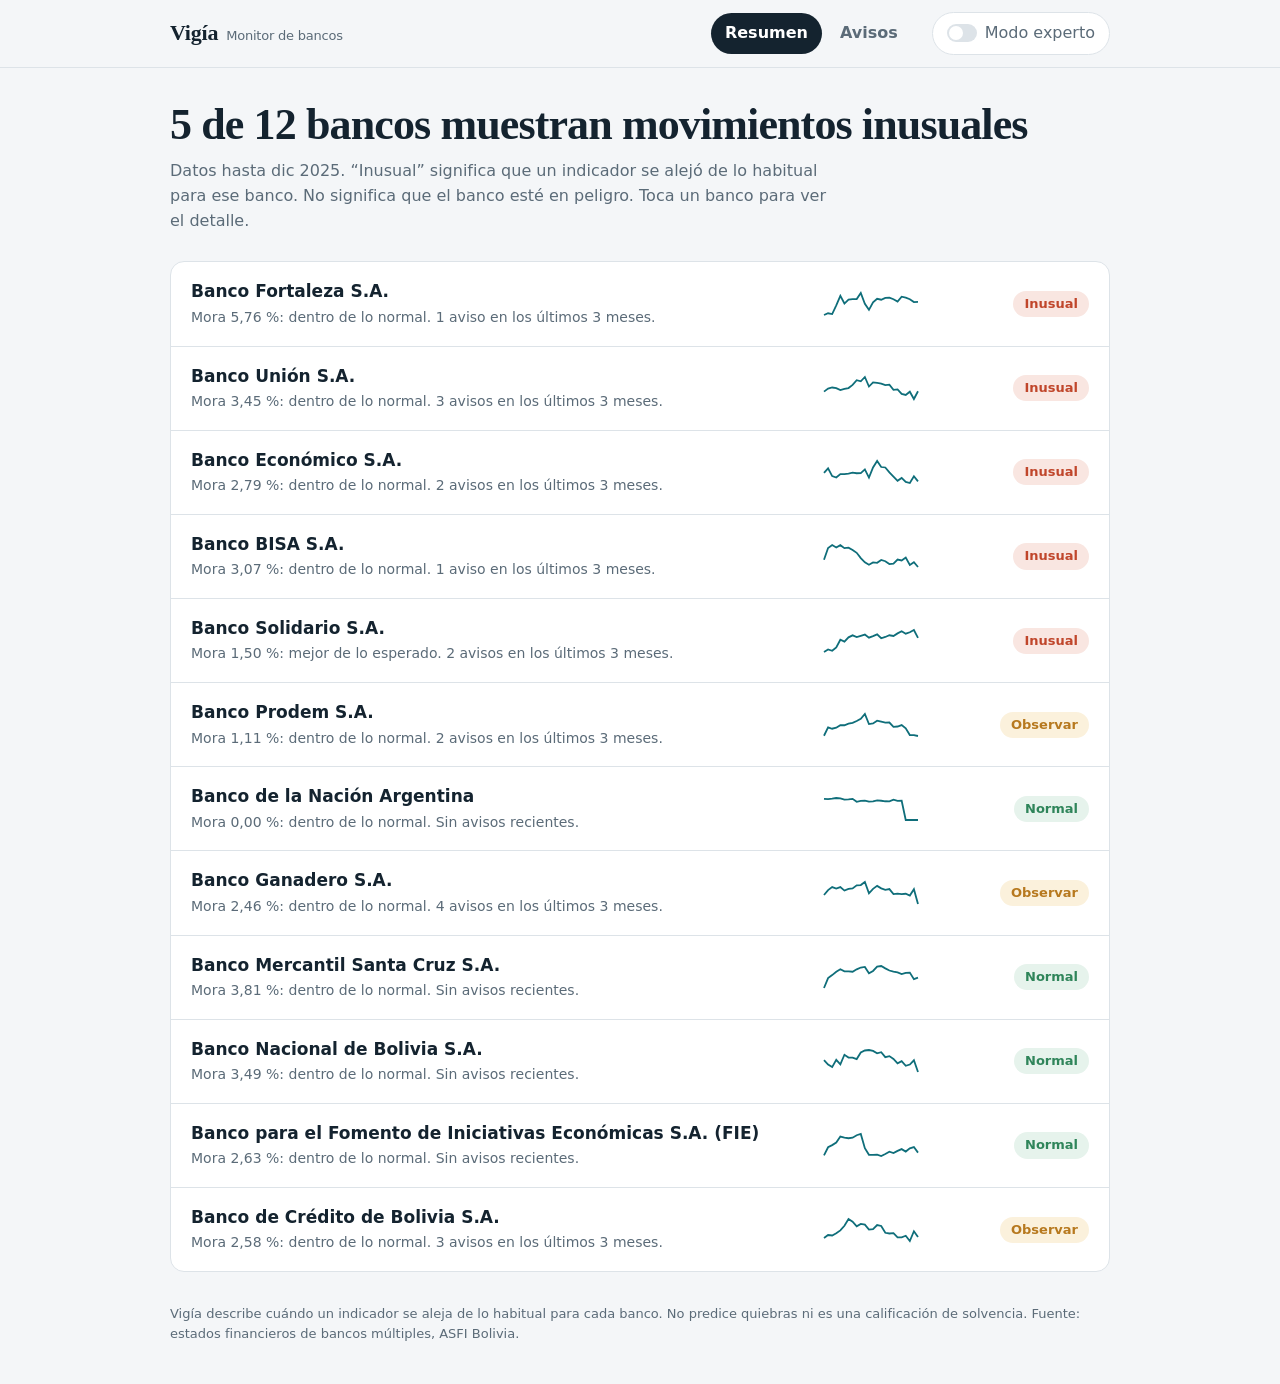
<file: dashboard/index.html>
<!doctype html>
<html lang="es">
<head>
<meta charset="utf-8">
<meta name="viewport" content="width=device-width,initial-scale=1">
<title>Vigía · Monitor de bancos</title>
<style>
:root{--paper:#F4F6F8;--card:#fff;--ink:#14232F;--mute:#5B6B78;--line:#DDE3E8;--acc:#0F6E7A;--ok:#2F855A;--warn:#B7791F;--hot:#C0462B;--okbg:#E6F3EC;--warnbg:#FBF1DC;--hotbg:#F9E6E1;--serif:Georgia,"Times New Roman",serif;--sans:system-ui,-apple-system,"Segoe UI",Roboto,sans-serif}
*{box-sizing:border-box}
html{scroll-padding-top:70px}
body{margin:0;background:var(--paper);color:var(--ink);font:16px/1.55 var(--sans)}
button{font:inherit;color:inherit;cursor:pointer}
:focus-visible{outline:3px solid var(--acc);outline-offset:2px}
header{position:sticky;top:0;z-index:5;background:rgba(244,246,248,.94);backdrop-filter:blur(8px);border-bottom:1px solid var(--line)}
.bar{max-width:980px;margin:auto;padding:12px 20px;display:flex;align-items:center;gap:20px;flex-wrap:wrap}
.brand{font:700 22px var(--serif);letter-spacing:-.01em;margin-right:auto}
.brand small{font:400 13px var(--sans);color:var(--mute);margin-left:8px}
nav{display:flex;gap:4px}
nav button,.tog{border:0;background:none;padding:8px 14px;border-radius:99px;font-weight:600;color:var(--mute)}
nav button.on{background:var(--ink);color:#fff}
.tog{border:1px solid var(--line);background:var(--card);font-weight:500;display:flex;gap:8px;align-items:center}
.tog i{width:30px;height:18px;border-radius:9px;background:var(--line);position:relative;transition:background .2s}
.tog i:after{content:"";position:absolute;left:2px;top:2px;width:14px;height:14px;border-radius:50%;background:#fff;transition:left .2s}
.tog[aria-pressed=true] i{background:var(--acc)}.tog[aria-pressed=true] i:after{left:14px}
main{max-width:980px;margin:auto;padding:32px 20px 24px}
h1{font:700 clamp(28px,5vw,44px)/1.12 var(--serif);letter-spacing:-.02em;margin:0 0 10px;max-width:20em}
.lead{color:var(--mute);max-width:42em;margin:0 0 28px}
.chip{display:inline-block;padding:3px 11px;border-radius:99px;font-size:13px;font-weight:600;white-space:nowrap}
.ok{background:var(--okbg);color:var(--ok)}.warn{background:var(--warnbg);color:var(--warn)}.hot{background:var(--hotbg);color:var(--hot)}
.list{background:var(--card);border:1px solid var(--line);border-radius:14px;overflow:hidden}
.row{display:grid;grid-template-columns:1fr 100px 150px;gap:16px;align-items:center;width:100%;text-align:left;border:0;border-bottom:1px solid var(--line);background:none;padding:16px 20px}
.row:last-child{border:0}.row:hover{background:#F8FAFB}
.row>span:last-child{text-align:right}.row b{display:block;font-size:17px}.row small{color:var(--mute);font-size:14px}
.sc{font:13px var(--sans);color:var(--mute);margin-left:8px}
.back{border:0;background:none;color:var(--acc);font-weight:600;padding:0;margin-bottom:14px}
.head{display:flex;gap:14px;align-items:center;flex-wrap:wrap;margin-bottom:18px}
.head h1{margin:0;font-size:clamp(26px,4vw,36px)}
.chips{display:flex;gap:8px;flex-wrap:wrap;margin:0 0 22px}
.chips button{border:1px solid var(--line);background:var(--card);padding:6px 14px;border-radius:99px;font-size:14px}
.chips button.on{background:var(--acc);border-color:var(--acc);color:#fff}
.panel{background:var(--card);border:1px solid var(--line);border-radius:14px;padding:24px;margin-bottom:16px}
.big{font:700 clamp(40px,8vw,64px)/1 var(--serif);letter-spacing:-.03em}
.big span{font-size:.45em;color:var(--mute);margin-left:4px}
.say{font-size:18px;margin:10px 0 0;max-width:36em}
svg.ch{width:100%;height:auto;display:block;margin-top:18px}
.leg{display:flex;gap:18px;flex-wrap:wrap;font-size:13px;color:var(--mute);margin-top:8px}
.leg i{display:inline-block;width:14px;height:10px;border-radius:2px;margin-right:6px;vertical-align:-1px}
h2{font:700 20px var(--serif);margin:0 0 6px}
.panel p{margin:6px 0;color:#2b3b47}
details{margin-top:12px;color:var(--mute);font-size:14px}summary{cursor:pointer;color:var(--acc);font-weight:600}
dl{display:grid;grid-template-columns:max-content 1fr;gap:6px 18px;margin:10px 0 0;font-size:14px}dt{color:var(--mute)}dd{margin:0}
.exp{border-style:dashed;background:#FBFCFD}
.fil{display:flex;gap:8px;flex-wrap:wrap;margin-bottom:16px}
.al{padding:14px 20px;border-bottom:1px solid var(--line)}.al:last-child{border:0}
.al small{color:var(--mute);display:block;margin-top:4px}
.more{display:block;margin:18px auto 0;border:1px solid var(--line);background:var(--card);padding:10px 22px;border-radius:99px;font-weight:600}
footer{max-width:980px;margin:auto;padding:8px 20px 40px;color:var(--mute);font-size:13px}
@media(max-width:620px){.row{grid-template-columns:1fr auto}.row svg{display:none}.bar{gap:10px}}
@media(prefers-reduced-motion:reduce){*{transition:none!important}}
</style>
</head>
<body>
<header><div class="bar" id="top"></div></header>
<main id="app"></main>
<footer>Vigía describe cuándo un indicador se aleja de lo habitual para cada banco. No predice quiebras ni es una calificación de solvencia. Fuente: estados financieros de bancos múltiples, ASFI Bolivia.</footer>
<script src="data.js"></script>
<script>
const D=window.ASFI_DATA,B=Object.fromEntries(D.bancos.map(b=>[b.id,b])),I=Object.fromEntries(D.indicadores_meta.map(i=>[i.id,i]));
const f=(v,d=2)=>v==null?'–':v.toLocaleString('es-ES',{minimumFractionDigits:d,maximumFractionDigits:d});
const MES=['ene','feb','mar','abr','may','jun','jul','ago','sep','oct','nov','dic'];
const fecha=s=>{const[a,m]=s.split('-');return MES[+m-1]+' '+a};
const ST={verde:['Normal','ok'],amarillo:['Observar','warn'],naranja:['Observar','warn'],rojo:['Inusual','hot']};
const SV={vigilancia:['Para observar','warn'],alerta:['Atención','warn'],critica:['Muy inusual','hot']};
const chip=(t,c)=>`<span class="chip ${c}">${t}</span>`;
let S={view:'resumen',bank:null,ind:'mora',exp:false,sev:'todas',lim:25};

function read(s){
  const p=s&&s.prediccion_un_paso;if(!s||!p||!p.ic95_inf)return null;
  const n=s.observado.length-1,v=s.observado[n],lo=p.ic95_inf[n],hi=p.ic95_sup[n];
  const pos=v>hi?'up':v<lo?'down':'in',worse=(pos=='up'&&s.direccion_riesgo=='ascendente')||(pos=='down'&&s.direccion_riesgo=='descendente');
  return{v,lo,hi,pos,worse};
}
const verdict=r=>r.pos=='in'?'dentro de lo normal':r.worse?'peor de lo esperado':'mejor de lo esperado';
function spark(a,w=96,h=28){
  const mn=Math.min(...a),mx=Math.max(...a),k=i=>[i*(w-2)/(a.length-1)+1,h-3-(a[i]-mn)/((mx-mn)||1)*(h-6)];
  return`<svg width="${w}" height="${h}" aria-hidden="true"><polyline fill="none" stroke="#0F6E7A" stroke-width="1.8" points="${a.map((_,i)=>k(i).join(',')).join(' ')}"/></svg>`;
}
function chart(s){
  const N=48,o=s.observado.slice(-N),pp=s.prediccion_un_paso,lo=pp?pp.ic95_inf.slice(-N):[],hi=pp?pp.ic95_sup.slice(-N):[],fc=s.pronostico,m=fc?fc.media.length:0;
  const all=[...o,...lo,...hi,...(fc?[...fc.ic95_inf,...fc.ic95_sup]:[])].filter(x=>x!=null),mn=Math.min(...all),mx=Math.max(...all);
  const W=900,H=300,L=44,R=10,T=10,Bt=26,X=i=>L+i*(W-L-R)/(N+m-1),Y=v=>T+(mx-v)/((mx-mn)||1)*(H-T-Bt);
  const band=(a,b,off)=>{const u=a.map((v,i)=>[X(i+off),Y(b[i])]),d=a.map((v,i)=>[X(i+off),Y(v)]).reverse();return[...u,...d].map(p=>p.join(',')).join(' ')};
  const line=(a,off)=>a.map((v,i)=>[X(i+off),Y(v)].join(',')).join(' ');
  let g=`<svg class="ch" viewBox="0 0 ${W} ${H}" role="img" aria-label="Evolución del indicador con su rango esperado">`;
  for(let t=0;t<=4;t++){const v=mn+(mx-mn)*t/4;g+=`<line x1="${L}" x2="${W-R}" y1="${Y(v)}" y2="${Y(v)}" stroke="#E7ECF0"/><text x="${L-8}" y="${Y(v)+4}" text-anchor="end" font-size="12" fill="#5B6B78">${f(v,1)}</text>`}
  if(lo.length)g+=`<polygon points="${band(lo,hi,0)}" fill="#0F6E7A" opacity=".13"/>`;
  if(m){g+=`<polygon points="${band(fc.ic95_inf,fc.ic95_sup,N)}" fill="#B7791F" opacity=".16"/><polyline fill="none" stroke="#B7791F" stroke-width="2" stroke-dasharray="6 5" points="${line(fc.media,N)}"/>`}
  g+=`<polyline fill="none" stroke="#14232F" stroke-width="2.4" points="${line(o,0)}"/><circle cx="${X(N-1)}" cy="${Y(o[N-1])}" r="5" fill="#14232F"/>`;
  const ds=s.fechas.slice(-N);[0,12,24,36,47].forEach(i=>g+=`<text x="${X(i)}" y="${H-6}" text-anchor="middle" font-size="12" fill="#5B6B78">${fecha(ds[i])}</text>`);
  return g+'</svg>'+`<div class="leg"><span><i style="background:#14232F"></i>Dato real</span><span><i style="background:#0F6E7A;opacity:.3"></i>Rango esperado</span>${m?'<span><i style="background:#B7791F;opacity:.5"></i>Pronóstico (próximos 12 meses)</span>':''}</div>`;
}
const RF=[...new Set(D.alertas.map(a=>a.fecha))].sort().reverse().slice(0,3);
function bankSentence(b){const r=read(D.series[b.id].mora),k=D.alertas.filter(a=>a.banco_id==b.id&&RF.includes(a.fecha)).length;
  const m=r?`Mora ${f(r.v)} %: ${verdict(r)}.`:`Mora ${f(b.sparkline_mora.at(-1))} %.`;
  return m+(k?` ${k} ${k==1?'aviso':'avisos'} en los últimos 3 meses.`:' Sin avisos recientes.')}

function topbar(){
  document.getElementById('top').innerHTML=`<div class="brand">Vigía<small>Monitor de bancos</small></div><nav>${[['resumen','Resumen'],['avisos','Avisos']].map(([k,t])=>`<button data-go="${k}" class="${S.view==k||(k=='resumen'&&S.view=='banco')?'on':''}">${t}</button>`).join('')}</nav><button class="tog" data-exp aria-pressed="${S.exp}"><i></i>Modo experto</button>`;
}
function resumen(){
  const bs=[...D.bancos].sort((a,b)=>b.score_anomalia-a.score_anomalia),n=bs.filter(b=>b.semaforo=='rojo').length,f1=D.meta.rango_fechas[1];
  return`<h1>${n} de ${bs.length} bancos muestran movimientos inusuales</h1><p class="lead">Datos hasta ${fecha(f1)}. “Inusual” significa que un indicador se alejó de lo habitual para ese banco. No significa que el banco esté en peligro. Toca un banco para ver el detalle.</p><div class="list">${bs.map(b=>{const[t,c]=ST[b.semaforo];return`<button class="row" data-bank="${b.id}"><span><b>${b.nombre}</b><small>${bankSentence(b)}</small></span>${spark(b.sparkline_mora)}<span>${chip(t,c)}${S.exp?`<span class="sc">score ${f(b.score_anomalia)}</span>`:''}</span></button>`}).join('')}</div>`;
}
function banco(){
  const b=B[S.bank],s=D.series[b.id][S.ind],m=I[S.ind],u=m.unidad||'',r=read(s),[t,c]=ST[b.semaforo],mk=D.markov.por_banco[b.id];
  let h=`<button class="back" data-go="resumen">← Todos los bancos</button><div class="head"><h1>${b.nombre}</h1>${chip(t,c)}</div><div class="chips">${D.indicadores_meta.map(i=>`<button data-ind="${i.id}" class="${i.id==S.ind?'on':''}">${i.nombre}</button>`).join('')}</div>`;
  h+=`<div class="panel"><div class="big">${f(s.observado.at(-1))}<span>${u}</span></div>`;
  h+=r?`<p class="say">Esperábamos entre ${f(r.lo)} y ${f(r.hi)} ${u}. Está ${verdict(r)}.</p>`:`<p class="say">No hay suficientes datos para estimar un rango esperado.</p>`;
  h+=chart(s);
  if(s.backtest){const ok=s.backtest.supera_baseline;h+=`<p><b>Confianza del pronóstico: ${ok?'aceptable':'baja'}.</b> ${ok?'En una prueba con los últimos 12 meses, superó a un método simple.':'En una prueba con los últimos 12 meses, un método simple (repetir el último dato) acertó más. Úsalo como referencia, no como cifra firme.'}</p>`}
  h+=`<details><summary>¿Cómo leer este gráfico?</summary><p>La línea oscura es el dato real de cada mes. La franja azul es el rango en que el historial hacía esperar el dato. Si la línea sale de la franja, el mes fue inusual. La zona ámbar es el pronóstico para el próximo año.</p></details></div>`;
  if(S.ind=='mora'&&mk){
    const e=D.markov.estados,u2=D.markov.umbrales.map(x=>x*100),k=mk.estado_actual,rg=['menos de '+f(u2[0],1)+' %','entre '+f(u2[0],1)+' % y '+f(u2[1],1)+' %','entre '+f(u2[1],1)+' % y '+f(u2[2],1)+' %','más de '+f(u2[2],1)+' %'];
    h+=`<div class="panel"><h2>¿En qué nivel de mora está y cuánto suele durar?</h2><p>Hoy está en nivel <b>${e[k]}</b> (${rg[k]}). Históricamente, este banco se queda unos <b>${f(mk.tiempo_permanencia_meses[k],0)} meses</b> en ese nivel antes de cambiar.</p><p>Probabilidad de estar en nivel Crítica dentro de 3 meses: <b>${f(mk.prob_critico_h.m3*100,0)} %</b>; dentro de 6 meses: <b>${f(mk.prob_critico_h.m6*100,0)} %</b>. Es una descripción de su comportamiento pasado, no un pronóstico de quiebra.</p></div>`}
  if(S.exp){const a=s.estacionariedad||{},q=s.sarima||{},bt=s.backtest||{};
    h+=`<div class="panel exp"><h2>Detalle técnico</h2><dl><dt>Estacionariedad</dt><dd>${a.veredicto||'–'} (ADF p=${f(a.adf_pval,3)}, KPSS p=${f(a.kpss_pval,3)})</dd><dt>Diferenciación</dt><dd>d=${a.d_recomendado??'–'}, D=${a.D_estacional??'–'}</dd><dt>Modelo SARIMA</dt><dd>${q.orden?`(${q.orden.join(',')})(${q.orden_estacional.join(',')}) · AIC ${f(q.aic,1)}`:'–'}</dd><dt>RMSE modelo / Naive</dt><dd>${f(bt.rmse_modelo,3)} / ${f(bt.rmse_naive,3)}</dd><dt>Score de anomalía</dt><dd>${f(b.score_anomalia)}</dd></dl></div>`}
  return h;
}
function avisos(){
  const fs=[...new Set(D.alertas.map(a=>a.fecha))].sort().reverse().slice(0,6),min=fs.at(-1);
  const all=D.alertas.filter(a=>a.fecha>=min).sort((a,b)=>b.fecha.localeCompare(a.fecha)),L=all.filter(a=>S.sev=='todas'||a.severidad==S.sev),v=L.slice(0,S.lim);
  return`<h1>Avisos de los últimos 6 meses</h1><p class="lead">Cada aviso indica qué indicador de qué banco se movió de forma inusual y por qué. Son ${all.length} en total desde ${fecha(min)}.</p><div class="fil chips">${[['todas','Todos'],['critica','Muy inusuales'],['alerta','Atención'],['vigilancia','Para observar']].map(([k,t])=>`<button data-sev="${k}" class="${S.sev==k?'on':''}">${t}</button>`).join('')}</div><div class="list">${v.map(a=>{const[t,c]=SV[a.severidad];return`<div class="al">${chip(t,c)} <b>${B[a.banco_id]?.nombre||a.banco_id}</b> · ${I[a.indicador_id]?.nombre||a.indicador_id}<small>${fecha(a.fecha)}. ${a.explicacion_clara.split(': ').slice(1).join(': ')}</small></div>`}).join('')||'<div class="al">No hay avisos con este filtro.</div>'}</div>${L.length>v.length?`<button class="more" data-more>Ver más avisos (${L.length-v.length})</button>`:''}`;
}
function render(){topbar();document.getElementById('app').innerHTML=S.view=='banco'?banco():S.view=='avisos'?avisos():resumen();}
document.addEventListener('click',e=>{
  const t=e.target.closest('[data-go],[data-bank],[data-ind],[data-sev],[data-exp],[data-more]');if(!t)return;
  if(t.dataset.go){S.view=t.dataset.go}else if(t.dataset.bank){S.view='banco';S.bank=t.dataset.bank}else if(t.dataset.ind){S.ind=t.dataset.ind}else if(t.dataset.sev){S.sev=t.dataset.sev;S.lim=25}else if('exp' in t.dataset){S.exp=!S.exp}else if('more' in t.dataset){S.lim+=25}
  render();if(t.dataset.go||t.dataset.bank)scrollTo(0,0);
});
render();
</script>
</body>
</html>
</file>
